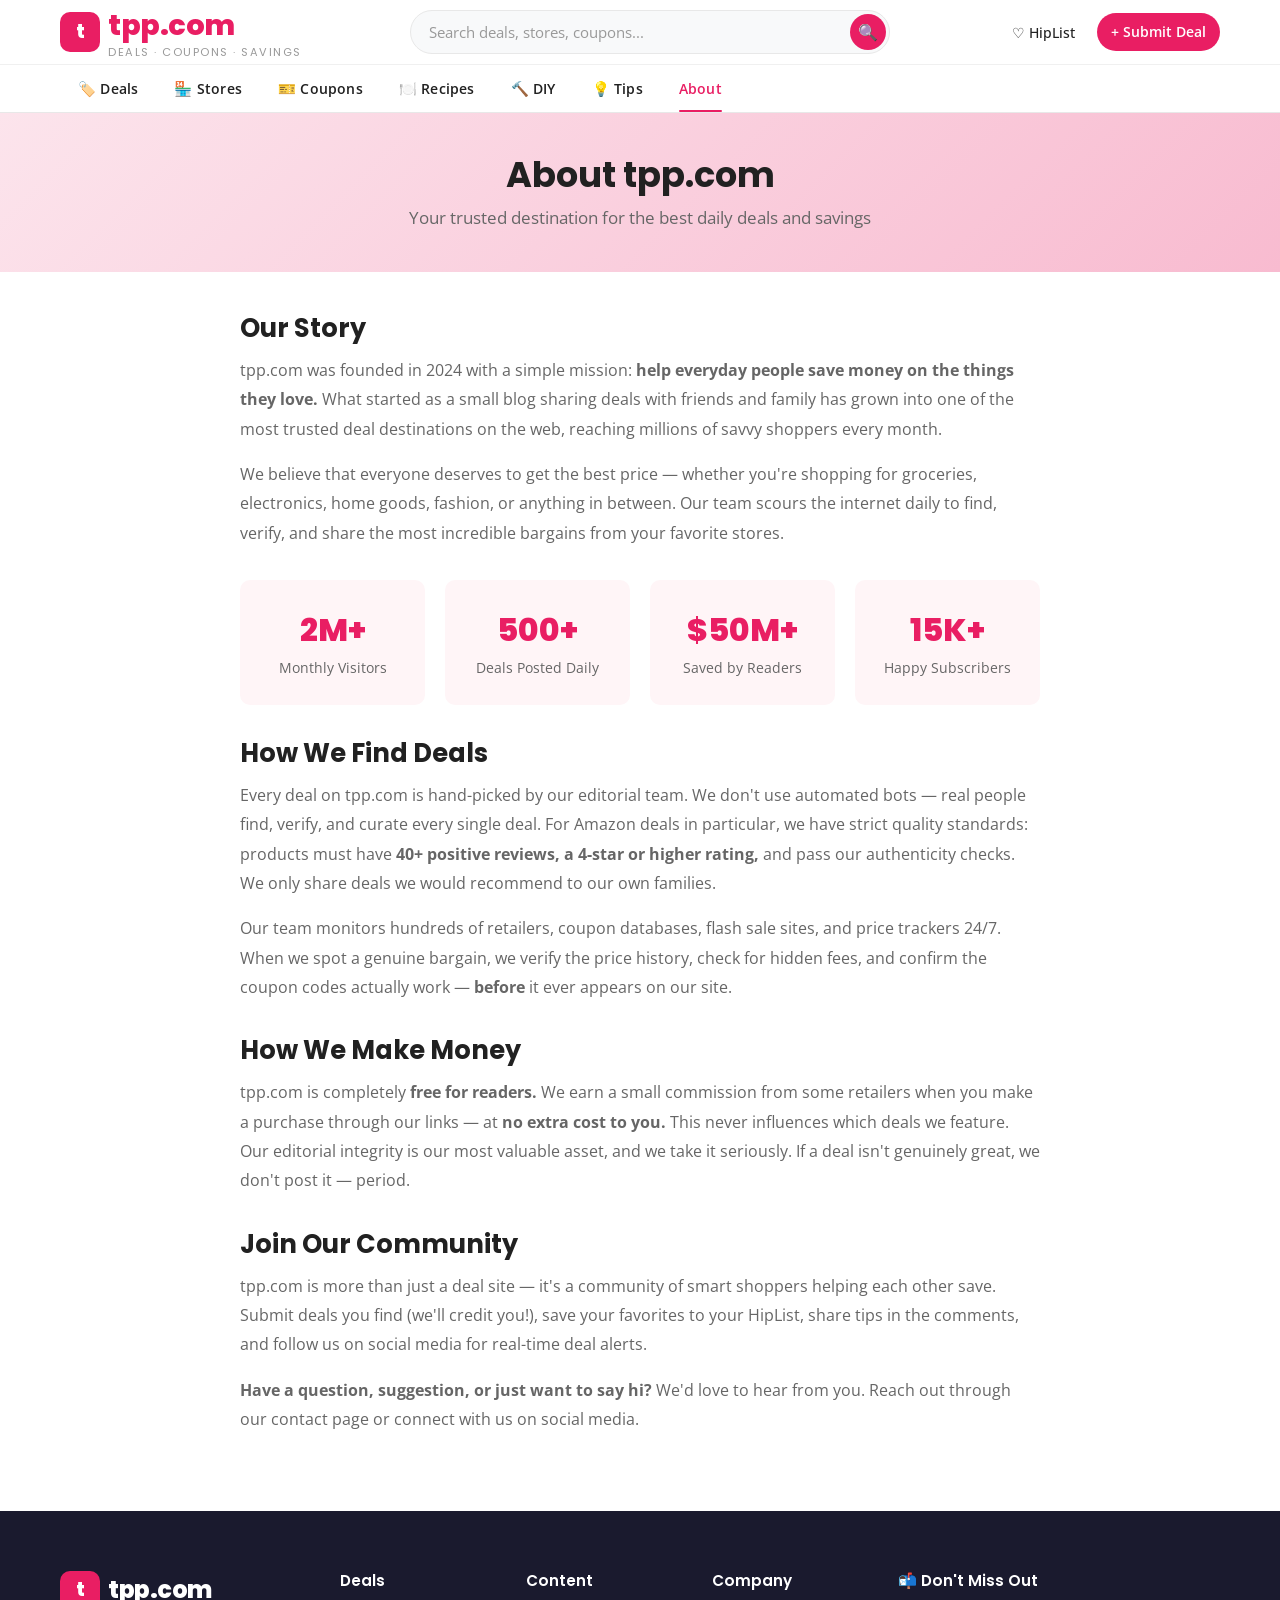
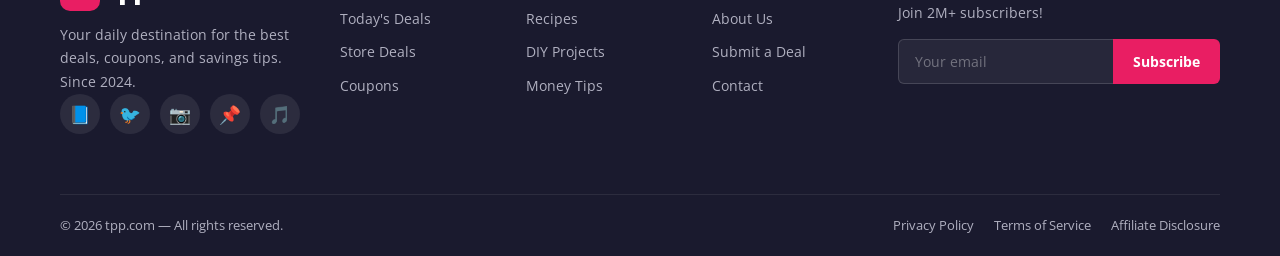
<file: about.html>
<!DOCTYPE html>
<html lang="en">
<head>
  <meta charset="UTF-8">
  <meta name="viewport" content="width=device-width, initial-scale=1.0">
  <meta name="description" content="About tpp.com — your trusted source for daily deals, coupons, and savings tips. Meet the team and learn our story.">
  <title>About Us — tpp.com</title>
  <link rel="stylesheet" href="css/style.css">
  <link rel="icon" href="data:image/svg+xml,<svg xmlns='http://www.w3.org/2000/svg' viewBox='0 0 100 100'><text y='.9em' font-size='90'>🏷️</text></svg>">
</head>
<body>

  <header class="site-header">
    <div class="container header-top">
      <div class="logo"><a href="index.html"><span class="logo-icon">t</span><div><div>tpp.com</div><div class="logo-tagline">Deals · Coupons · Savings</div></div></a></div>
      <div class="header-search"><input type="text" placeholder="Search deals, stores, coupons..."><button aria-label="Search">🔍</button></div>
      <div class="header-actions"><button class="btn-icon">♡ HipList</button><a href="submit.html" class="btn-icon btn-submit">+ Submit Deal</a></div>
      <button class="mobile-menu-toggle" aria-label="Menu"><span></span><span></span><span></span></button>
    </div>
    <nav class="main-nav">
      <div class="container">
        <a href="index.html" class="nav-link">🏷️ Deals</a><a href="stores.html" class="nav-link">🏪 Stores</a><a href="coupons.html" class="nav-link">🎫 Coupons</a><a href="recipes.html" class="nav-link">🍽️ Recipes</a><a href="diy.html" class="nav-link">🔨 DIY</a><a href="tips.html" class="nav-link">💡 Tips</a><a href="about.html" class="nav-link active">About</a>
      </div>
    </nav>
  </header>

  <div class="mobile-menu">
    <a href="index.html" class="nav-link">🏷️ Deals</a><a href="stores.html" class="nav-link">🏪 Stores</a><a href="coupons.html" class="nav-link">🎫 Coupons</a><a href="recipes.html" class="nav-link">🍽️ Recipes</a><a href="diy.html" class="nav-link">🔨 DIY</a><a href="tips.html" class="nav-link">💡 Tips</a><a href="about.html" class="nav-link">About</a><a href="submit.html" class="nav-link btn-submit" style="text-align:center;margin-top:12px;border-radius:8px;">+ Submit Deal</a>
  </div>

  <section class="page-hero">
    <div class="container"><h1>About tpp.com</h1><p>Your trusted destination for the best daily deals and savings</p></div>
  </section>

  <main>
    <div class="about-section">
      <h2>Our Story</h2>
      <p>tpp.com was founded in 2024 with a simple mission: <strong>help everyday people save money on the things they love.</strong> What started as a small blog sharing deals with friends and family has grown into one of the most trusted deal destinations on the web, reaching millions of savvy shoppers every month.</p>
      <p>We believe that everyone deserves to get the best price — whether you're shopping for groceries, electronics, home goods, fashion, or anything in between. Our team scours the internet daily to find, verify, and share the most incredible bargains from your favorite stores.</p>

      <div class="stats-row">
        <div class="stat-item"><span class="stat-number">2M+</span><span class="stat-label">Monthly Visitors</span></div>
        <div class="stat-item"><span class="stat-number">500+</span><span class="stat-label">Deals Posted Daily</span></div>
        <div class="stat-item"><span class="stat-number">$50M+</span><span class="stat-label">Saved by Readers</span></div>
        <div class="stat-item"><span class="stat-number">15K+</span><span class="stat-label">Happy Subscribers</span></div>
      </div>

      <h2>How We Find Deals</h2>
      <p>Every deal on tpp.com is hand-picked by our editorial team. We don't use automated bots — real people find, verify, and curate every single deal. For Amazon deals in particular, we have strict quality standards: products must have <strong>40+ positive reviews, a 4-star or higher rating,</strong> and pass our authenticity checks. We only share deals we would recommend to our own families.</p>
      <p>Our team monitors hundreds of retailers, coupon databases, flash sale sites, and price trackers 24/7. When we spot a genuine bargain, we verify the price history, check for hidden fees, and confirm the coupon codes actually work — <strong>before</strong> it ever appears on our site.</p>

      <h2>How We Make Money</h2>
      <p>tpp.com is completely <strong>free for readers.</strong> We earn a small commission from some retailers when you make a purchase through our links — at <strong>no extra cost to you.</strong> This never influences which deals we feature. Our editorial integrity is our most valuable asset, and we take it seriously. If a deal isn't genuinely great, we don't post it — period.</p>

      <h2>Join Our Community</h2>
      <p>tpp.com is more than just a deal site — it's a community of smart shoppers helping each other save. Submit deals you find (we'll credit you!), save your favorites to your HipList, share tips in the comments, and follow us on social media for real-time deal alerts.</p>
      <p><strong>Have a question, suggestion, or just want to say hi?</strong> We'd love to hear from you. Reach out through our contact page or connect with us on social media.</p>
    </div>
  </main>

  <footer class="site-footer">
    <div class="container">
      <div class="footer-grid">
        <div class="footer-brand"><div class="logo"><a href="index.html"><span class="logo-icon">t</span><span>tpp.com</span></a></div><p>Your daily destination for the best deals, coupons, and savings tips. Since 2024.</p><div class="social-icons"><a href="#" aria-label="Facebook">📘</a><a href="#" aria-label="Twitter">🐦</a><a href="#" aria-label="Instagram">📷</a><a href="#" aria-label="Pinterest">📌</a><a href="#" aria-label="TikTok">🎵</a></div></div>
        <div class="footer-links"><h4>Deals</h4><ul><li><a href="index.html">Today's Deals</a></li><li><a href="stores.html">Store Deals</a></li><li><a href="coupons.html">Coupons</a></li></ul></div>
        <div class="footer-links"><h4>Content</h4><ul><li><a href="recipes.html">Recipes</a></li><li><a href="diy.html">DIY Projects</a></li><li><a href="tips.html">Money Tips</a></li></ul></div>
        <div class="footer-links"><h4>Company</h4><ul><li><a href="about.html">About Us</a></li><li><a href="submit.html">Submit a Deal</a></li><li><a href="#">Contact</a></li></ul></div>
        <div class="footer-newsletter"><h4>📬 Don't Miss Out</h4><p>Join 2M+ subscribers!</p><form class="footer-newsletter-form"><input type="email" placeholder="Your email" required><button type="submit">Subscribe</button></form></div>
      </div>
      <div class="footer-bottom"><span>© 2026 tpp.com — All rights reserved.</span><div class="footer-bottom-links"><a href="#">Privacy Policy</a><a href="#">Terms of Service</a><a href="#">Affiliate Disclosure</a></div></div>
    </div>
  </footer>

  <button class="back-to-top" aria-label="Back to top">↑</button>
  <script src="js/main.js"></script>
</body>
</html>
</file>
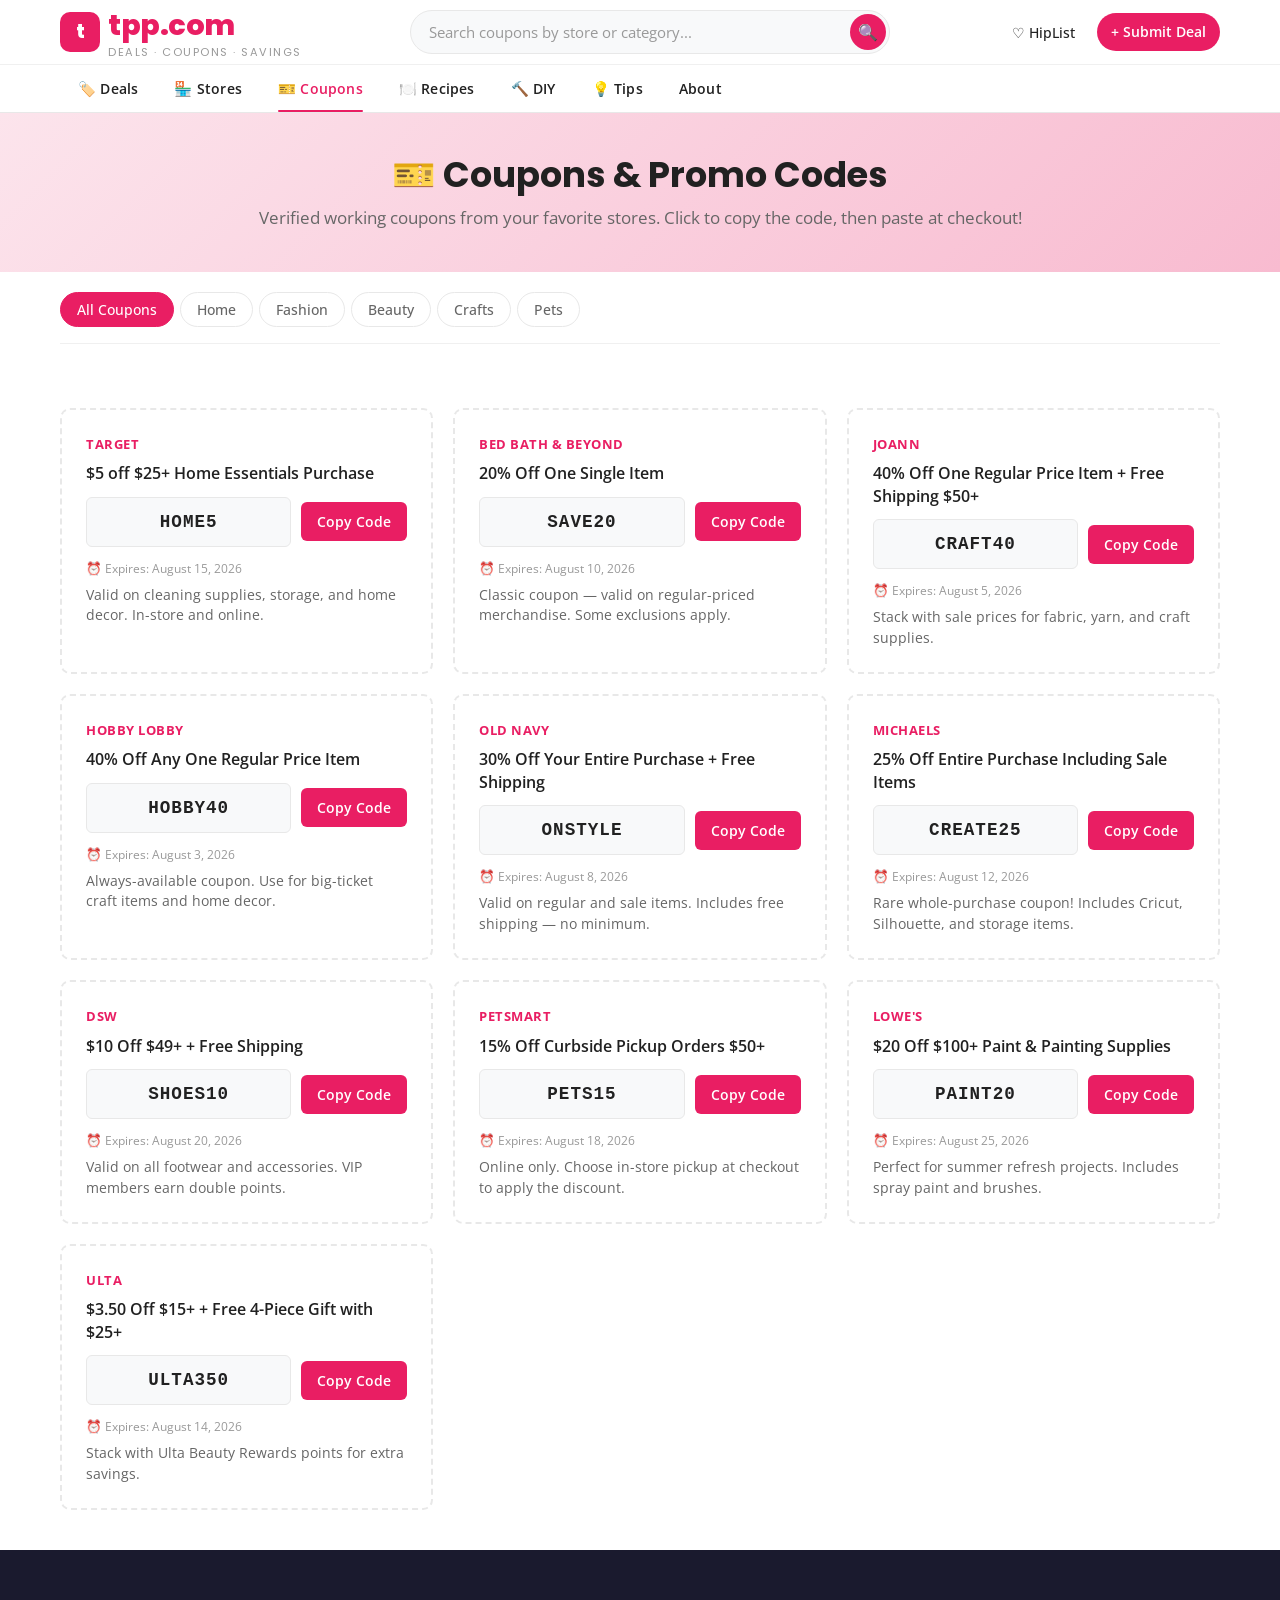
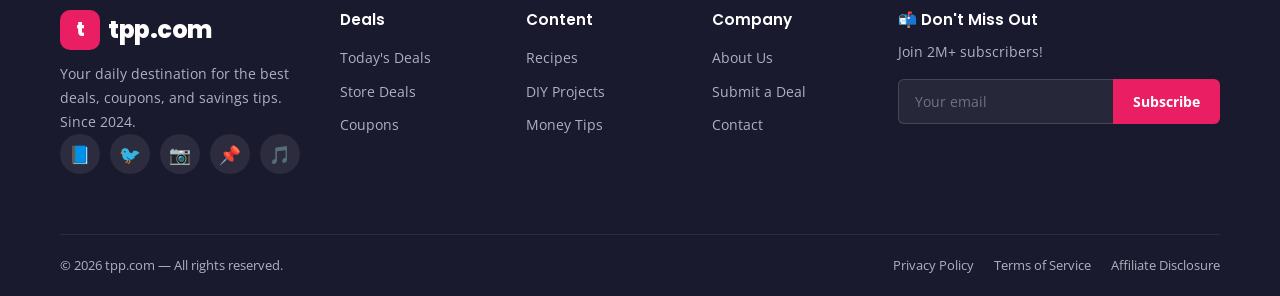
<file: coupons.html>
<!DOCTYPE html>
<html lang="en">
<head>
  <meta charset="UTF-8">
  <meta name="viewport" content="width=device-width, initial-scale=1.0">
  <meta name="description" content="Printable coupons, promo codes, and discount codes from your favorite stores. Save money with verified working coupons.">
  <title>Coupons — tpp.com</title>
  <link rel="stylesheet" href="css/style.css">
  <link rel="icon" href="data:image/svg+xml,<svg xmlns='http://www.w3.org/2000/svg' viewBox='0 0 100 100'><text y='.9em' font-size='90'>🏷️</text></svg>">
</head>
<body>

  <header class="site-header">
    <div class="container header-top">
      <div class="logo">
        <a href="index.html">
          <span class="logo-icon">t</span>
          <div>
            <div>tpp.com</div>
            <div class="logo-tagline">Deals · Coupons · Savings</div>
          </div>
        </a>
      </div>
      <div class="header-search">
        <input type="text" placeholder="Search coupons by store or category...">
        <button aria-label="Search">🔍</button>
      </div>
      <div class="header-actions">
        <button class="btn-icon">♡ HipList</button>
        <a href="submit.html" class="btn-icon btn-submit">+ Submit Deal</a>
      </div>
      <button class="mobile-menu-toggle" aria-label="Menu">
        <span></span><span></span><span></span>
      </button>
    </div>
    <nav class="main-nav">
      <div class="container">
        <a href="index.html" class="nav-link">🏷️ Deals</a>
        <a href="stores.html" class="nav-link">🏪 Stores</a>
        <a href="coupons.html" class="nav-link active">🎫 Coupons</a>
        <a href="recipes.html" class="nav-link">🍽️ Recipes</a>
        <a href="diy.html" class="nav-link">🔨 DIY</a>
        <a href="tips.html" class="nav-link">💡 Tips</a>
        <a href="about.html" class="nav-link">About</a>
      </div>
    </nav>
  </header>

  <div class="mobile-menu">
    <a href="index.html" class="nav-link">🏷️ Deals</a>
    <a href="stores.html" class="nav-link">🏪 Stores</a>
    <a href="coupons.html" class="nav-link">🎫 Coupons</a>
    <a href="recipes.html" class="nav-link">🍽️ Recipes</a>
    <a href="diy.html" class="nav-link">🔨 DIY</a>
    <a href="tips.html" class="nav-link">💡 Tips</a>
    <a href="about.html" class="nav-link">About</a>
    <a href="submit.html" class="nav-link btn-submit" style="text-align:center;margin-top:12px;border-radius:8px;">+ Submit Deal</a>
  </div>

  <section class="page-hero">
    <div class="container">
      <h1>🎫 Coupons & Promo Codes</h1>
      <p>Verified working coupons from your favorite stores. Click to copy the code, then paste at checkout!</p>
    </div>
  </section>

  <main>
    <div class="container">
      <div class="toolbar" style="margin-top:20px;">
        <div class="category-filters">
          <button class="cat-filter active" data-category="all">All Coupons</button>
          <button class="cat-filter">Home</button>
          <button class="cat-filter">Fashion</button>
          <button class="cat-filter">Beauty</button>
          <button class="cat-filter">Crafts</button>
          <button class="cat-filter">Pets</button>
        </div>
      </div>

      <div class="coupons-grid">
        <div class="coupon-card">
          <div class="coupon-store">Target</div>
          <div class="coupon-title">$5 off $25+ Home Essentials Purchase</div>
          <div class="coupon-code-row">
            <span class="coupon-code">HOME5</span>
            <button class="btn-copy">Copy Code</button>
          </div>
          <div class="coupon-expires">⏰ Expires: August 15, 2026</div>
          <p class="coupon-desc">Valid on cleaning supplies, storage, and home decor. In-store and online.</p>
        </div>

        <div class="coupon-card">
          <div class="coupon-store">Bed Bath & Beyond</div>
          <div class="coupon-title">20% Off One Single Item</div>
          <div class="coupon-code-row">
            <span class="coupon-code">SAVE20</span>
            <button class="btn-copy">Copy Code</button>
          </div>
          <div class="coupon-expires">⏰ Expires: August 10, 2026</div>
          <p class="coupon-desc">Classic coupon — valid on regular-priced merchandise. Some exclusions apply.</p>
        </div>

        <div class="coupon-card">
          <div class="coupon-store">JOANN</div>
          <div class="coupon-title">40% Off One Regular Price Item + Free Shipping $50+</div>
          <div class="coupon-code-row">
            <span class="coupon-code">CRAFT40</span>
            <button class="btn-copy">Copy Code</button>
          </div>
          <div class="coupon-expires">⏰ Expires: August 5, 2026</div>
          <p class="coupon-desc">Stack with sale prices for fabric, yarn, and craft supplies.</p>
        </div>

        <div class="coupon-card">
          <div class="coupon-store">Hobby Lobby</div>
          <div class="coupon-title">40% Off Any One Regular Price Item</div>
          <div class="coupon-code-row">
            <span class="coupon-code">HOBBY40</span>
            <button class="btn-copy">Copy Code</button>
          </div>
          <div class="coupon-expires">⏰ Expires: August 3, 2026</div>
          <p class="coupon-desc">Always-available coupon. Use for big-ticket craft items and home decor.</p>
        </div>

        <div class="coupon-card">
          <div class="coupon-store">Old Navy</div>
          <div class="coupon-title">30% Off Your Entire Purchase + Free Shipping</div>
          <div class="coupon-code-row">
            <span class="coupon-code">ONSTYLE</span>
            <button class="btn-copy">Copy Code</button>
          </div>
          <div class="coupon-expires">⏰ Expires: August 8, 2026</div>
          <p class="coupon-desc">Valid on regular and sale items. Includes free shipping — no minimum.</p>
        </div>

        <div class="coupon-card">
          <div class="coupon-store">Michaels</div>
          <div class="coupon-title">25% Off Entire Purchase Including Sale Items</div>
          <div class="coupon-code-row">
            <span class="coupon-code">CREATE25</span>
            <button class="btn-copy">Copy Code</button>
          </div>
          <div class="coupon-expires">⏰ Expires: August 12, 2026</div>
          <p class="coupon-desc">Rare whole-purchase coupon! Includes Cricut, Silhouette, and storage items.</p>
        </div>

        <div class="coupon-card">
          <div class="coupon-store">DSW</div>
          <div class="coupon-title">$10 Off $49+ + Free Shipping</div>
          <div class="coupon-code-row">
            <span class="coupon-code">SHOES10</span>
            <button class="btn-copy">Copy Code</button>
          </div>
          <div class="coupon-expires">⏰ Expires: August 20, 2026</div>
          <p class="coupon-desc">Valid on all footwear and accessories. VIP members earn double points.</p>
        </div>

        <div class="coupon-card">
          <div class="coupon-store">PetSmart</div>
          <div class="coupon-title">15% Off Curbside Pickup Orders $50+</div>
          <div class="coupon-code-row">
            <span class="coupon-code">PETS15</span>
            <button class="btn-copy">Copy Code</button>
          </div>
          <div class="coupon-expires">⏰ Expires: August 18, 2026</div>
          <p class="coupon-desc">Online only. Choose in-store pickup at checkout to apply the discount.</p>
        </div>

        <div class="coupon-card">
          <div class="coupon-store">Lowe's</div>
          <div class="coupon-title">$20 Off $100+ Paint & Painting Supplies</div>
          <div class="coupon-code-row">
            <span class="coupon-code">PAINT20</span>
            <button class="btn-copy">Copy Code</button>
          </div>
          <div class="coupon-expires">⏰ Expires: August 25, 2026</div>
          <p class="coupon-desc">Perfect for summer refresh projects. Includes spray paint and brushes.</p>
        </div>

        <div class="coupon-card">
          <div class="coupon-store">Ulta</div>
          <div class="coupon-title">$3.50 Off $15+ + Free 4-Piece Gift with $25+</div>
          <div class="coupon-code-row">
            <span class="coupon-code">ULTA350</span>
            <button class="btn-copy">Copy Code</button>
          </div>
          <div class="coupon-expires">⏰ Expires: August 14, 2026</div>
          <p class="coupon-desc">Stack with Ulta Beauty Rewards points for extra savings.</p>
        </div>
      </div>
    </div>
  </main>

  <footer class="site-footer">
    <div class="container">
      <div class="footer-grid">
        <div class="footer-brand">
          <div class="logo"><a href="index.html"><span class="logo-icon">t</span><span>tpp.com</span></a></div>
          <p>Your daily destination for the best deals, coupons, and savings tips. Since 2024.</p>
          <div class="social-icons">
            <a href="#" aria-label="Facebook">📘</a><a href="#" aria-label="Twitter">🐦</a><a href="#" aria-label="Instagram">📷</a><a href="#" aria-label="Pinterest">📌</a><a href="#" aria-label="TikTok">🎵</a>
          </div>
        </div>
        <div class="footer-links"><h4>Deals</h4><ul><li><a href="index.html">Today's Deals</a></li><li><a href="stores.html">Store Deals</a></li><li><a href="coupons.html">Coupons</a></li></ul></div>
        <div class="footer-links"><h4>Content</h4><ul><li><a href="recipes.html">Recipes</a></li><li><a href="diy.html">DIY Projects</a></li><li><a href="tips.html">Money Tips</a></li></ul></div>
        <div class="footer-links"><h4>Company</h4><ul><li><a href="about.html">About Us</a></li><li><a href="submit.html">Submit a Deal</a></li><li><a href="#">Contact</a></li></ul></div>
        <div class="footer-newsletter"><h4>📬 Don't Miss Out</h4><p>Join 2M+ subscribers!</p><form class="footer-newsletter-form"><input type="email" placeholder="Your email" required><button type="submit">Subscribe</button></form></div>
      </div>
      <div class="footer-bottom"><span>© 2026 tpp.com — All rights reserved.</span><div class="footer-bottom-links"><a href="#">Privacy Policy</a><a href="#">Terms of Service</a><a href="#">Affiliate Disclosure</a></div></div>
    </div>
  </footer>

  <button class="back-to-top" aria-label="Back to top">↑</button>
  <script src="js/main.js"></script>
</body>
</html>
</file>
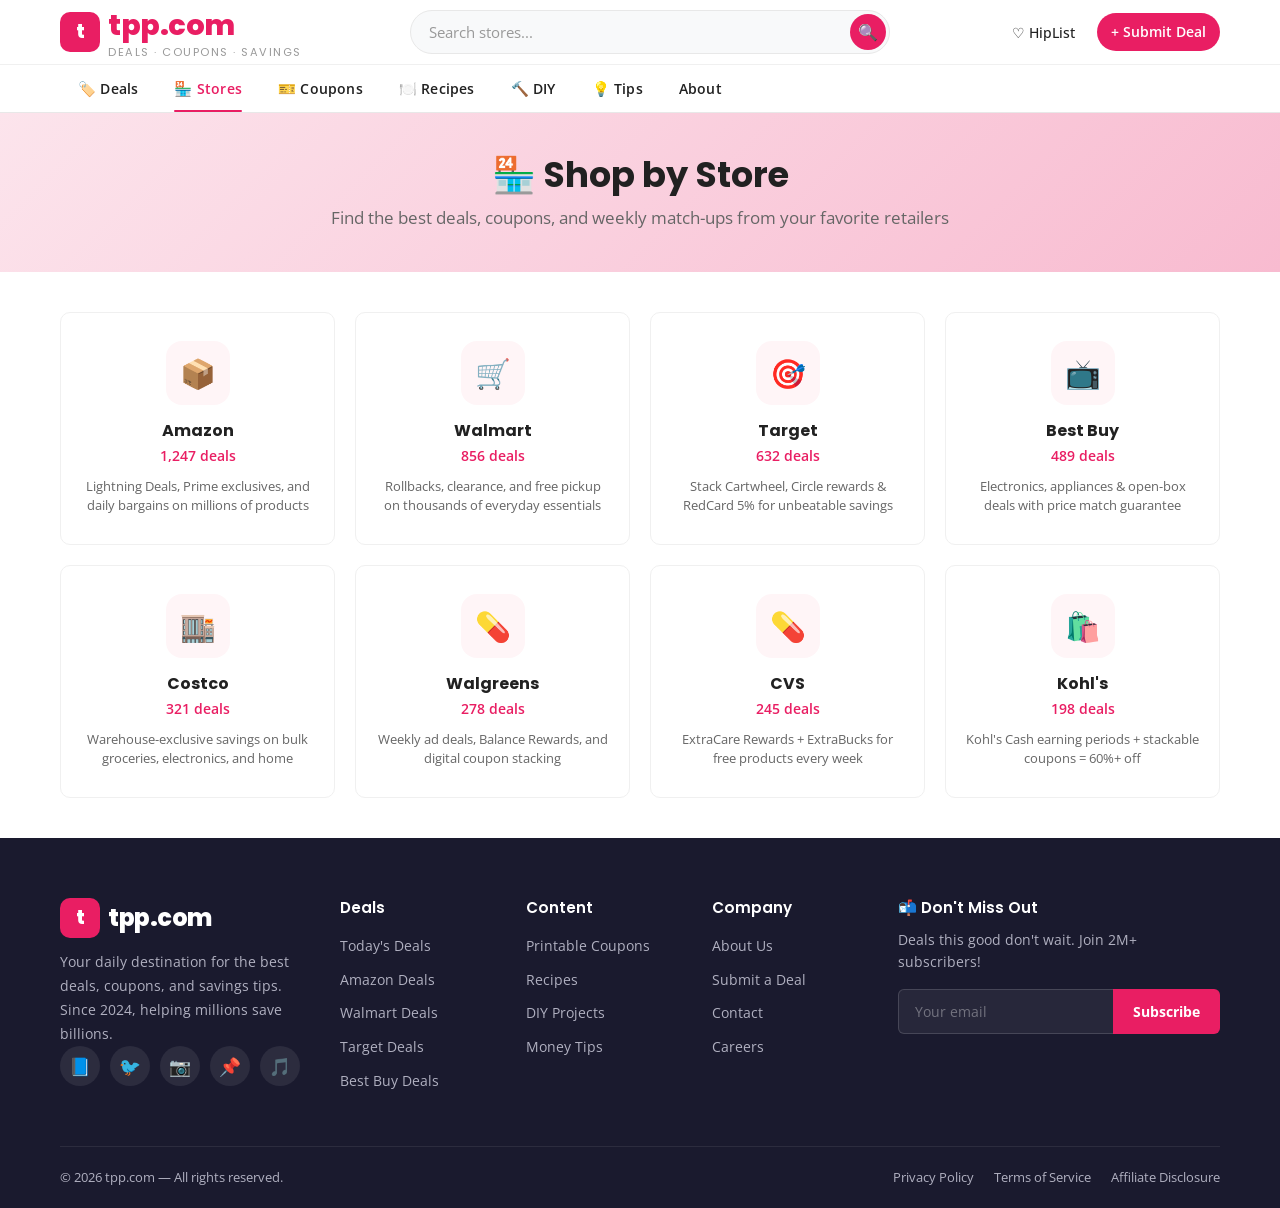
<file: stores.html>
<!DOCTYPE html>
<html lang="en">
<head>
  <meta charset="UTF-8">
  <meta name="viewport" content="width=device-width, initial-scale=1.0">
  <meta name="description" content="Browse deals by store — Amazon, Walmart, Target, Best Buy, Costco and more. Find store-specific coupons and weekly ad match-ups.">
  <title>Stores — tpp.com</title>
  <link rel="stylesheet" href="css/style.css">
  <link rel="icon" href="data:image/svg+xml,<svg xmlns='http://www.w3.org/2000/svg' viewBox='0 0 100 100'><text y='.9em' font-size='90'>🏷️</text></svg>">
</head>
<body>

  <header class="site-header">
    <div class="container header-top">
      <div class="logo">
        <a href="index.html">
          <span class="logo-icon">t</span>
          <div>
            <div>tpp.com</div>
            <div class="logo-tagline">Deals · Coupons · Savings</div>
          </div>
        </a>
      </div>
      <div class="header-search">
        <input type="text" placeholder="Search stores...">
        <button aria-label="Search">🔍</button>
      </div>
      <div class="header-actions">
        <button class="btn-icon">♡ HipList</button>
        <a href="submit.html" class="btn-icon btn-submit">+ Submit Deal</a>
      </div>
      <button class="mobile-menu-toggle" aria-label="Menu">
        <span></span><span></span><span></span>
      </button>
    </div>
    <nav class="main-nav">
      <div class="container">
        <a href="index.html" class="nav-link">🏷️ Deals</a>
        <a href="stores.html" class="nav-link active">🏪 Stores</a>
        <a href="coupons.html" class="nav-link">🎫 Coupons</a>
        <a href="recipes.html" class="nav-link">🍽️ Recipes</a>
        <a href="diy.html" class="nav-link">🔨 DIY</a>
        <a href="tips.html" class="nav-link">💡 Tips</a>
        <a href="about.html" class="nav-link">About</a>
      </div>
    </nav>
  </header>

  <div class="mobile-menu">
    <a href="index.html" class="nav-link">🏷️ Deals</a>
    <a href="stores.html" class="nav-link">🏪 Stores</a>
    <a href="coupons.html" class="nav-link">🎫 Coupons</a>
    <a href="recipes.html" class="nav-link">🍽️ Recipes</a>
    <a href="diy.html" class="nav-link">🔨 DIY</a>
    <a href="tips.html" class="nav-link">💡 Tips</a>
    <a href="about.html" class="nav-link">About</a>
    <a href="submit.html" class="nav-link btn-submit" style="text-align:center;margin-top:12px;border-radius:8px;">+ Submit Deal</a>
  </div>

  <section class="page-hero">
    <div class="container">
      <h1>🏪 Shop by Store</h1>
      <p>Find the best deals, coupons, and weekly match-ups from your favorite retailers</p>
    </div>
  </section>

  <main>
    <div class="container">
      <div class="stores-grid">
        <a href="#" class="store-card">
          <div class="store-icon">📦</div>
          <h3>Amazon</h3>
          <div class="deal-count">1,247 deals</div>
          <p>Lightning Deals, Prime exclusives, and daily bargains on millions of products</p>
        </a>
        <a href="#" class="store-card">
          <div class="store-icon">🛒</div>
          <h3>Walmart</h3>
          <div class="deal-count">856 deals</div>
          <p>Rollbacks, clearance, and free pickup on thousands of everyday essentials</p>
        </a>
        <a href="#" class="store-card">
          <div class="store-icon">🎯</div>
          <h3>Target</h3>
          <div class="deal-count">632 deals</div>
          <p>Stack Cartwheel, Circle rewards & RedCard 5% for unbeatable savings</p>
        </a>
        <a href="#" class="store-card">
          <div class="store-icon">📺</div>
          <h3>Best Buy</h3>
          <div class="deal-count">489 deals</div>
          <p>Electronics, appliances & open-box deals with price match guarantee</p>
        </a>
        <a href="#" class="store-card">
          <div class="store-icon">🏬</div>
          <h3>Costco</h3>
          <div class="deal-count">321 deals</div>
          <p>Warehouse-exclusive savings on bulk groceries, electronics, and home</p>
        </a>
        <a href="#" class="store-card">
          <div class="store-icon">💊</div>
          <h3>Walgreens</h3>
          <div class="deal-count">278 deals</div>
          <p>Weekly ad deals, Balance Rewards, and digital coupon stacking</p>
        </a>
        <a href="#" class="store-card">
          <div class="store-icon">💊</div>
          <h3>CVS</h3>
          <div class="deal-count">245 deals</div>
          <p>ExtraCare Rewards + ExtraBucks for free products every week</p>
        </a>
        <a href="#" class="store-card">
          <div class="store-icon">🛍️</div>
          <h3>Kohl's</h3>
          <div class="deal-count">198 deals</div>
          <p>Kohl's Cash earning periods + stackable coupons = 60%+ off</p>
        </a>
      </div>
    </div>
  </main>

  <footer class="site-footer">
    <div class="container">
      <div class="footer-grid">
        <div class="footer-brand">
          <div class="logo">
            <a href="index.html"><span class="logo-icon">t</span><span>tpp.com</span></a>
          </div>
          <p>Your daily destination for the best deals, coupons, and savings tips. Since 2024, helping millions save billions.</p>
          <div class="social-icons">
            <a href="#" aria-label="Facebook">📘</a>
            <a href="#" aria-label="Twitter">🐦</a>
            <a href="#" aria-label="Instagram">📷</a>
            <a href="#" aria-label="Pinterest">📌</a>
            <a href="#" aria-label="TikTok">🎵</a>
          </div>
        </div>
        <div class="footer-links">
          <h4>Deals</h4>
          <ul>
            <li><a href="index.html">Today's Deals</a></li>
            <li><a href="stores.html">Amazon Deals</a></li>
            <li><a href="stores.html">Walmart Deals</a></li>
            <li><a href="stores.html">Target Deals</a></li>
            <li><a href="stores.html">Best Buy Deals</a></li>
          </ul>
        </div>
        <div class="footer-links">
          <h4>Content</h4>
          <ul>
            <li><a href="coupons.html">Printable Coupons</a></li>
            <li><a href="recipes.html">Recipes</a></li>
            <li><a href="diy.html">DIY Projects</a></li>
            <li><a href="tips.html">Money Tips</a></li>
          </ul>
        </div>
        <div class="footer-links">
          <h4>Company</h4>
          <ul>
            <li><a href="about.html">About Us</a></li>
            <li><a href="submit.html">Submit a Deal</a></li>
            <li><a href="#">Contact</a></li>
            <li><a href="#">Careers</a></li>
          </ul>
        </div>
        <div class="footer-newsletter">
          <h4>📬 Don't Miss Out</h4>
          <p>Deals this good don't wait. Join 2M+ subscribers!</p>
          <form class="footer-newsletter-form">
            <input type="email" placeholder="Your email" required>
            <button type="submit">Subscribe</button>
          </form>
        </div>
      </div>
      <div class="footer-bottom">
        <span>© 2026 tpp.com — All rights reserved.</span>
        <div class="footer-bottom-links">
          <a href="#">Privacy Policy</a>
          <a href="#">Terms of Service</a>
          <a href="#">Affiliate Disclosure</a>
        </div>
      </div>
    </div>
  </footer>

  <button class="back-to-top" aria-label="Back to top">↑</button>

  <script src="js/main.js"></script>
</body>
</html>
</file>
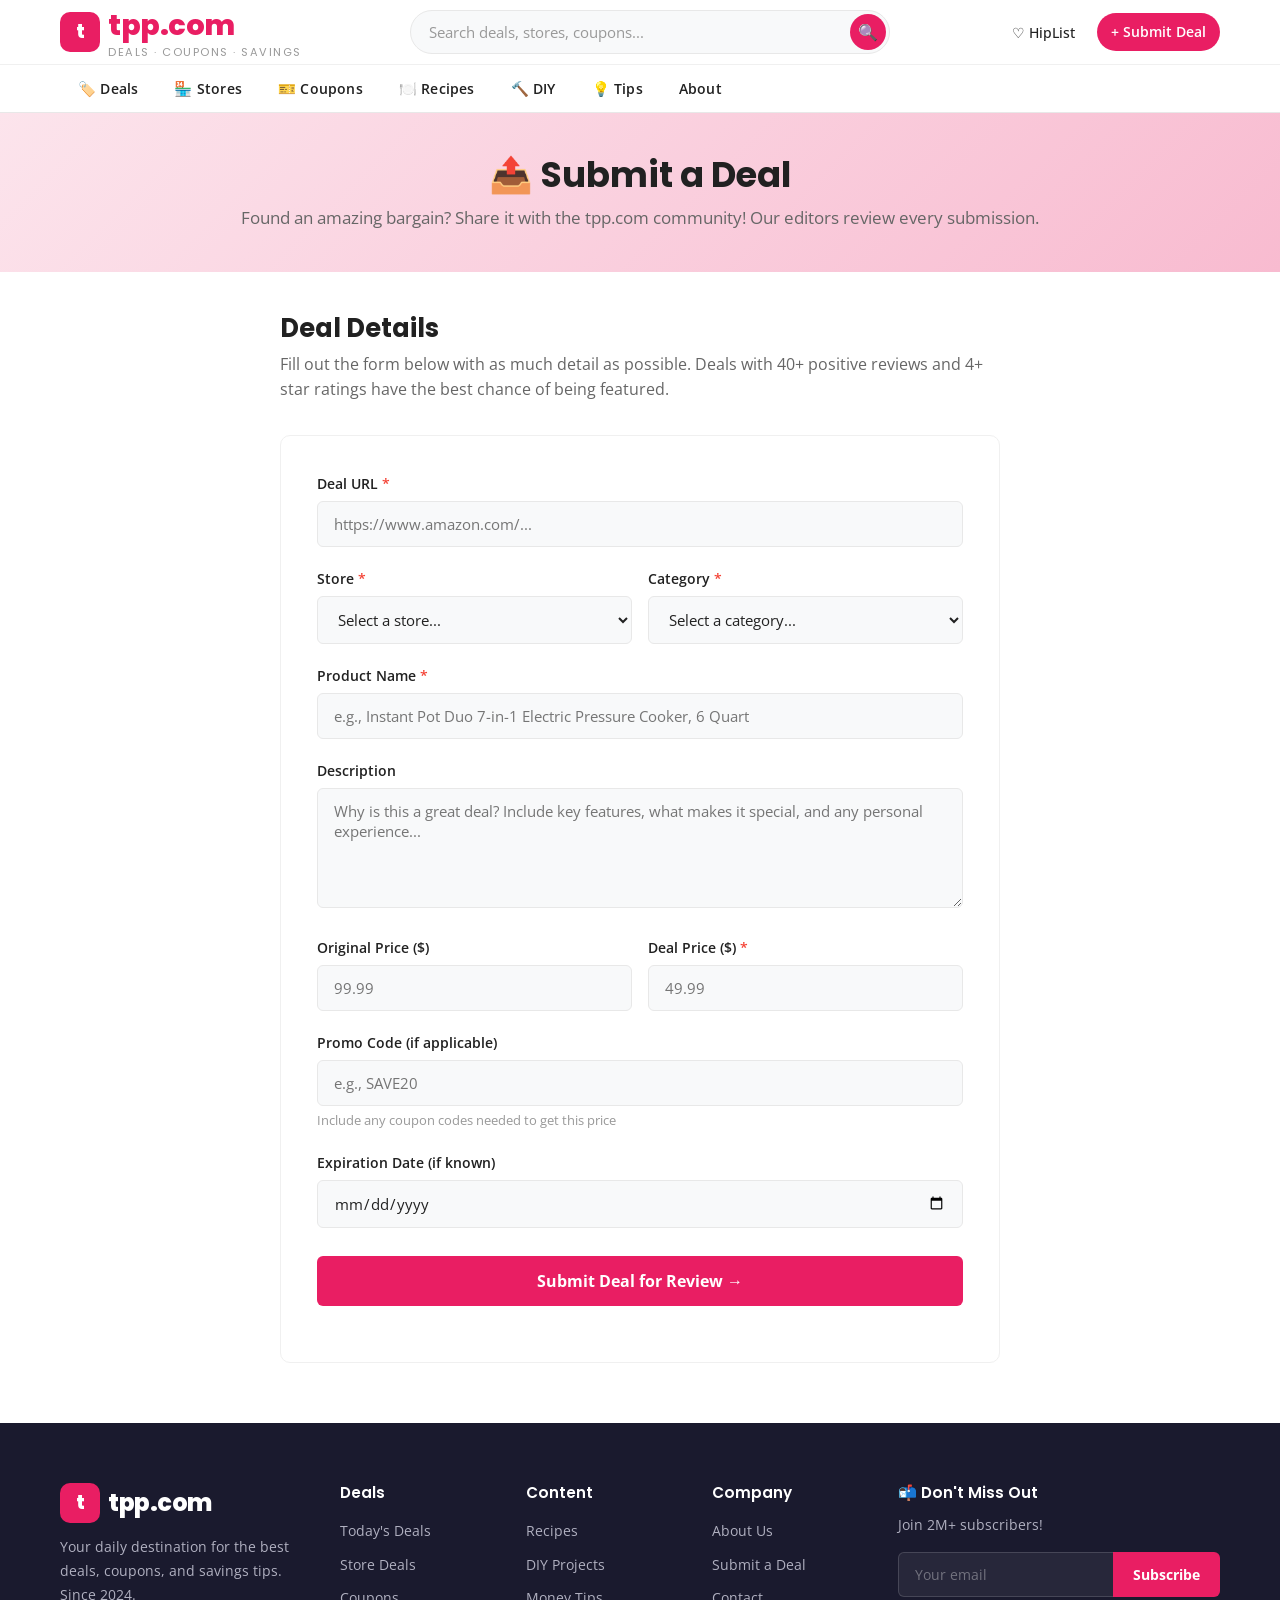
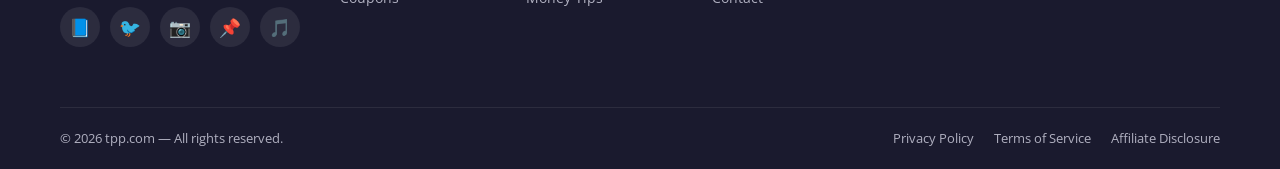
<file: submit.html>
<!DOCTYPE html>
<html lang="en">
<head>
  <meta charset="UTF-8">
  <meta name="viewport" content="width=device-width, initial-scale=1.0">
  <meta name="description" content="Submit a deal to tpp.com! Share great bargains you've found with our community of savvy shoppers.">
  <title>Submit a Deal — tpp.com</title>
  <link rel="stylesheet" href="css/style.css">
  <link rel="icon" href="data:image/svg+xml,<svg xmlns='http://www.w3.org/2000/svg' viewBox='0 0 100 100'><text y='.9em' font-size='90'>🏷️</text></svg>">
</head>
<body>

  <header class="site-header">
    <div class="container header-top">
      <div class="logo"><a href="index.html"><span class="logo-icon">t</span><div><div>tpp.com</div><div class="logo-tagline">Deals · Coupons · Savings</div></div></a></div>
      <div class="header-search"><input type="text" placeholder="Search deals, stores, coupons..."><button aria-label="Search">🔍</button></div>
      <div class="header-actions"><button class="btn-icon">♡ HipList</button><a href="submit.html" class="btn-icon btn-submit">+ Submit Deal</a></div>
      <button class="mobile-menu-toggle" aria-label="Menu"><span></span><span></span><span></span></button>
    </div>
    <nav class="main-nav">
      <div class="container">
        <a href="index.html" class="nav-link">🏷️ Deals</a><a href="stores.html" class="nav-link">🏪 Stores</a><a href="coupons.html" class="nav-link">🎫 Coupons</a><a href="recipes.html" class="nav-link">🍽️ Recipes</a><a href="diy.html" class="nav-link">🔨 DIY</a><a href="tips.html" class="nav-link">💡 Tips</a><a href="about.html" class="nav-link">About</a>
      </div>
    </nav>
  </header>

  <div class="mobile-menu">
    <a href="index.html" class="nav-link">🏷️ Deals</a><a href="stores.html" class="nav-link">🏪 Stores</a><a href="coupons.html" class="nav-link">🎫 Coupons</a><a href="recipes.html" class="nav-link">🍽️ Recipes</a><a href="diy.html" class="nav-link">🔨 DIY</a><a href="tips.html" class="nav-link">💡 Tips</a><a href="about.html" class="nav-link">About</a><a href="submit.html" class="nav-link btn-submit" style="text-align:center;margin-top:12px;border-radius:8px;">+ Submit Deal</a>
  </div>

  <section class="page-hero">
    <div class="container"><h1>📤 Submit a Deal</h1><p>Found an amazing bargain? Share it with the tpp.com community! Our editors review every submission.</p></div>
  </section>

  <main>
    <div class="submit-section">
      <h2>Deal Details</h2>
      <p class="submit-intro">Fill out the form below with as much detail as possible. Deals with 40+ positive reviews and 4+ star ratings have the best chance of being featured.</p>

      <form class="submit-form">
        <div class="form-group">
          <label for="dealUrl">Deal URL <span class="required">*</span></label>
          <input type="url" id="dealUrl" placeholder="https://www.amazon.com/..." required>
        </div>

        <div class="form-row">
          <div class="form-group">
            <label for="store">Store <span class="required">*</span></label>
            <select id="store" required>
              <option value="">Select a store...</option>
              <option>Amazon</option><option>Walmart</option><option>Target</option><option>Best Buy</option><option>Costco</option><option>Kohl's</option><option>Walgreens</option><option>CVS</option><option>Other</option>
            </select>
          </div>
          <div class="form-group">
            <label for="category">Category <span class="required">*</span></label>
            <select id="category" required>
              <option value="">Select a category...</option>
              <option>Electronics</option><option>Kitchen & Dining</option><option>Home & Garden</option><option>Fashion</option><option>Beauty</option><option>Toys & Games</option><option>Baby & Kids</option><option>Pets</option><option>Food & Grocery</option><option>Other</option>
            </select>
          </div>
        </div>

        <div class="form-group">
          <label for="title">Product Name <span class="required">*</span></label>
          <input type="text" id="title" placeholder="e.g., Instant Pot Duo 7-in-1 Electric Pressure Cooker, 6 Quart" required>
        </div>

        <div class="form-group">
          <label for="description">Description</label>
          <textarea id="description" placeholder="Why is this a great deal? Include key features, what makes it special, and any personal experience..."></textarea>
        </div>

        <div class="form-row">
          <div class="form-group">
            <label for="originalPrice">Original Price ($)</label>
            <input type="number" id="originalPrice" placeholder="99.99" step="0.01" min="0">
          </div>
          <div class="form-group">
            <label for="dealPrice">Deal Price ($) <span class="required">*</span></label>
            <input type="number" id="dealPrice" placeholder="49.99" step="0.01" min="0" required>
          </div>
        </div>

        <div class="form-group">
          <label for="promoCode">Promo Code (if applicable)</label>
          <input type="text" id="promoCode" placeholder="e.g., SAVE20">
          <p class="form-note">Include any coupon codes needed to get this price</p>
        </div>

        <div class="form-group">
          <label for="expirationDate">Expiration Date (if known)</label>
          <input type="date" id="expirationDate">
        </div>

        <div class="form-group" style="margin-top:28px;">
          <button type="submit" class="btn-submit-deal">Submit Deal for Review →</button>
        </div>
      </form>

      <div class="form-success">
        <div class="icon">✅</div>
        <h3>Deal Submitted Successfully!</h3>
        <p>Thank you for sharing! Our editorial team will review your submission within 24-48 hours. If approved, your deal will appear on tpp.com with credit to you.</p>
      </div>
    </div>
  </main>

  <footer class="site-footer">
    <div class="container">
      <div class="footer-grid">
        <div class="footer-brand"><div class="logo"><a href="index.html"><span class="logo-icon">t</span><span>tpp.com</span></a></div><p>Your daily destination for the best deals, coupons, and savings tips. Since 2024.</p><div class="social-icons"><a href="#" aria-label="Facebook">📘</a><a href="#" aria-label="Twitter">🐦</a><a href="#" aria-label="Instagram">📷</a><a href="#" aria-label="Pinterest">📌</a><a href="#" aria-label="TikTok">🎵</a></div></div>
        <div class="footer-links"><h4>Deals</h4><ul><li><a href="index.html">Today's Deals</a></li><li><a href="stores.html">Store Deals</a></li><li><a href="coupons.html">Coupons</a></li></ul></div>
        <div class="footer-links"><h4>Content</h4><ul><li><a href="recipes.html">Recipes</a></li><li><a href="diy.html">DIY Projects</a></li><li><a href="tips.html">Money Tips</a></li></ul></div>
        <div class="footer-links"><h4>Company</h4><ul><li><a href="about.html">About Us</a></li><li><a href="submit.html">Submit a Deal</a></li><li><a href="#">Contact</a></li></ul></div>
        <div class="footer-newsletter"><h4>📬 Don't Miss Out</h4><p>Join 2M+ subscribers!</p><form class="footer-newsletter-form"><input type="email" placeholder="Your email" required><button type="submit">Subscribe</button></form></div>
      </div>
      <div class="footer-bottom"><span>© 2026 tpp.com — All rights reserved.</span><div class="footer-bottom-links"><a href="#">Privacy Policy</a><a href="#">Terms of Service</a><a href="#">Affiliate Disclosure</a></div></div>
    </div>
  </footer>

  <button class="back-to-top" aria-label="Back to top">↑</button>
  <script src="js/main.js"></script>
</body>
</html>
</file>
<file: css/style.css>
/* ============================================================
   tpp.com — Main Stylesheet
   Design: Clean deal/coupon blog (Hip2Save-inspired)
   ============================================================ */

/* --- Google Fonts --- */
@import url('https://fonts.googleapis.com/css2?family=Poppins:wght@400;500;600;700;800&family=Open+Sans:wght@300;400;500;600;700&display=swap');

/* --- CSS Variables --- */
:root {
  --primary: #E91E63;
  --primary-dark: #C2185B;
  --primary-light: #FCE4EC;
  --accent: #FF6F00;
  --accent-light: #FFF3E0;
  --bg: #FFFFFF;
  --bg-light: #FFF5F7;
  --bg-gray: #F8F9FA;
  --text: #212121;
  --text-light: #666666;
  --text-muted: #999999;
  --border: #E8E8E8;
  --border-light: #F0F0F0;
  --success: #4CAF50;
  --success-light: #E8F5E9;
  --danger: #F44336;
  --star: #FFB300;
  --white: #FFFFFF;
  --shadow-sm: 0 1px 3px rgba(0,0,0,0.08);
  --shadow-md: 0 4px 12px rgba(0,0,0,0.10);
  --shadow-lg: 0 8px 30px rgba(0,0,0,0.12);
  --shadow-xl: 0 12px 40px rgba(0,0,0,0.15);
  --radius-sm: 6px;
  --radius-md: 10px;
  --radius-lg: 16px;
  --radius-xl: 24px;
  --transition: 0.2s ease;
  --transition-slow: 0.35s ease;
  --max-width: 1200px;
  --header-height: 64px;
  --nav-height: 48px;
}

/* --- Reset & Base --- */
*, *::before, *::after {
  margin: 0;
  padding: 0;
  box-sizing: border-box;
}

html {
  scroll-behavior: smooth;
  font-size: 16px;
}

body {
  font-family: 'Open Sans', -apple-system, BlinkMacSystemFont, sans-serif;
  color: var(--text);
  background: var(--bg);
  line-height: 1.6;
  -webkit-font-smoothing: antialiased;
  overflow-x: hidden;
}

a {
  text-decoration: none;
  color: inherit;
  transition: color var(--transition);
}

img {
  max-width: 100%;
  display: block;
}

ul, ol {
  list-style: none;
}

input, button, textarea, select {
  font-family: inherit;
  font-size: inherit;
}

button {
  cursor: pointer;
  border: none;
  background: none;
}

.container {
  max-width: var(--max-width);
  margin: 0 auto;
  padding: 0 20px;
}

/* --- Typography --- */
h1, h2, h3, h4, h5, h6 {
  font-family: 'Poppins', -apple-system, sans-serif;
  font-weight: 700;
  line-height: 1.25;
}

h1 { font-size: 2rem; }
h2 { font-size: 1.6rem; }
h3 { font-size: 1.25rem; }
h4 { font-size: 1.1rem; }

.section-title {
  position: relative;
  font-size: 1.5rem;
  margin-bottom: 24px;
  padding-bottom: 12px;
  display: flex;
  align-items: center;
  gap: 10px;
}

.section-title::after {
  content: '';
  position: absolute;
  bottom: 0;
  left: 0;
  width: 50px;
  height: 3px;
  background: var(--primary);
  border-radius: 3px;
}

/* ============================================================
   HEADER
   ============================================================ */

.site-header {
  position: sticky;
  top: 0;
  z-index: 1000;
  background: var(--white);
  border-bottom: 1px solid var(--border);
  transition: box-shadow var(--transition);
}

.site-header.scrolled {
  box-shadow: var(--shadow-md);
}

/* Top Bar */
.header-top {
  display: flex;
  align-items: center;
  justify-content: space-between;
  height: var(--header-height);
  gap: 20px;
}

.logo {
  flex-shrink: 0;
}

.logo a {
  display: flex;
  align-items: center;
  gap: 8px;
  font-family: 'Poppins', sans-serif;
  font-size: 1.8rem;
  font-weight: 800;
  color: var(--primary);
  letter-spacing: -0.5px;
}

.logo-icon {
  width: 40px;
  height: 40px;
  background: var(--primary);
  color: var(--white);
  border-radius: var(--radius-md);
  display: flex;
  align-items: center;
  justify-content: center;
  font-size: 1.2rem;
  font-weight: 800;
}

.logo-tagline {
  font-size: 0.7rem;
  color: var(--text-muted);
  font-weight: 400;
  letter-spacing: 1.5px;
  text-transform: uppercase;
  margin-top: -4px;
}

/* Search Bar */
.header-search {
  flex: 1;
  max-width: 480px;
  position: relative;
}

.header-search input {
  width: 100%;
  height: 44px;
  padding: 0 48px 0 18px;
  border: 1px solid var(--border);
  border-radius: 22px;
  font-size: 0.95rem;
  color: var(--text);
  background: var(--bg-gray);
  transition: all var(--transition);
  outline: none;
}

.header-search input:focus {
  border-color: var(--primary);
  background: var(--white);
  box-shadow: 0 0 0 3px rgba(233,30,99,0.1);
}

.header-search input::placeholder {
  color: var(--text-muted);
}

.header-search button {
  position: absolute;
  right: 4px;
  top: 50%;
  transform: translateY(-50%);
  width: 36px;
  height: 36px;
  border-radius: 50%;
  background: var(--primary);
  color: var(--white);
  font-size: 1rem;
  display: flex;
  align-items: center;
  justify-content: center;
  transition: background var(--transition);
}

.header-search button:hover {
  background: var(--primary-dark);
}

/* Header Actions */
.header-actions {
  display: flex;
  align-items: center;
  gap: 8px;
  flex-shrink: 0;
}

.btn-icon {
  display: flex;
  align-items: center;
  gap: 6px;
  padding: 8px 14px;
  border-radius: 20px;
  font-size: 0.85rem;
  font-weight: 500;
  color: var(--text);
  transition: all var(--transition);
  white-space: nowrap;
}

.btn-icon:hover {
  background: var(--bg-light);
  color: var(--primary);
}

.btn-icon .icon {
  font-size: 1.1rem;
}

.btn-submit {
  background: var(--primary);
  color: var(--white);
  font-weight: 600;
}

.btn-submit:hover {
  background: var(--primary-dark);
  color: var(--white);
}

/* Main Navigation */
.main-nav {
  border-top: 1px solid var(--border-light);
  height: var(--nav-height);
  display: flex;
  align-items: center;
}

.main-nav .container {
  display: flex;
  align-items: center;
  gap: 0;
  overflow-x: auto;
  width: 100%;
}

.nav-link {
  padding: 12px 18px;
  font-size: 0.9rem;
  font-weight: 600;
  color: var(--text);
  white-space: nowrap;
  transition: color var(--transition);
  position: relative;
  letter-spacing: 0.2px;
}

.nav-link:hover,
.nav-link.active {
  color: var(--primary);
}

.nav-link.active::after {
  content: '';
  position: absolute;
  bottom: 0;
  left: 18px;
  right: 18px;
  height: 2px;
  background: var(--primary);
  border-radius: 2px;
}

.nav-link.hot::before {
  content: 'HOT';
  position: absolute;
  top: 4px;
  right: 2px;
  font-size: 0.6rem;
  font-weight: 700;
  color: var(--accent);
  letter-spacing: 0.5px;
}

/* Mobile Menu Toggle */
.mobile-menu-toggle {
  display: none;
  flex-direction: column;
  gap: 5px;
  padding: 4px;
  cursor: pointer;
}

.mobile-menu-toggle span {
  display: block;
  width: 24px;
  height: 2.5px;
  background: var(--text);
  border-radius: 2px;
  transition: all var(--transition);
}

.mobile-menu-toggle.active span:nth-child(1) {
  transform: rotate(45deg) translate(5px, 5px);
}
.mobile-menu-toggle.active span:nth-child(2) {
  opacity: 0;
}
.mobile-menu-toggle.active span:nth-child(3) {
  transform: rotate(-45deg) translate(5px, -5px);
}

/* Mobile Menu */
.mobile-menu {
  display: none;
  position: fixed;
  top: calc(var(--header-height) + var(--nav-height));
  left: 0;
  right: 0;
  bottom: 0;
  background: var(--white);
  z-index: 999;
  padding: 16px;
  overflow-y: auto;
}

.mobile-menu.open {
  display: block;
}

.mobile-menu .nav-link {
  display: block;
  padding: 14px 20px;
  font-size: 1rem;
  border-bottom: 1px solid var(--border-light);
}

/* ============================================================
   HERO CAROUSEL
   ============================================================ */

.hero-section {
  background: linear-gradient(135deg, #FCE4EC 0%, #F8BBD0 50%, #F48FB1 100%);
  padding: 40px 0;
  margin-bottom: 0;
}

.hero-carousel {
  position: relative;
  overflow: hidden;
  border-radius: var(--radius-lg);
  background: var(--white);
  box-shadow: var(--shadow-lg);
}

.hero-track {
  display: flex;
  transition: transform 0.5s ease-in-out;
}

.hero-slide {
  min-width: 100%;
  display: flex;
  align-items: center;
  padding: 32px 48px;
  gap: 40px;
}

.hero-content {
  flex: 1;
}

.hero-badge {
  display: inline-block;
  background: var(--primary);
  color: var(--white);
  padding: 4px 14px;
  border-radius: 20px;
  font-size: 0.8rem;
  font-weight: 700;
  text-transform: uppercase;
  letter-spacing: 1px;
  margin-bottom: 12px;
}

.hero-content h2 {
  font-size: 2rem;
  margin-bottom: 8px;
  color: var(--text);
}

.hero-content p {
  color: var(--text-light);
  font-size: 1.05rem;
  margin-bottom: 20px;
  line-height: 1.6;
}

.hero-pricing {
  display: flex;
  align-items: center;
  gap: 12px;
  margin-bottom: 20px;
}

.hero-deal-price {
  font-size: 2rem;
  font-weight: 800;
  color: var(--primary);
}

.hero-original-price {
  font-size: 1.2rem;
  color: var(--text-muted);
  text-decoration: line-through;
}

.hero-save {
  background: var(--accent-light);
  color: var(--accent);
  padding: 4px 12px;
  border-radius: 20px;
  font-size: 0.85rem;
  font-weight: 700;
}

.btn-cta {
  display: inline-flex;
  align-items: center;
  gap: 8px;
  padding: 14px 32px;
  background: var(--primary);
  color: var(--white);
  border-radius: 28px;
  font-weight: 700;
  font-size: 1rem;
  transition: all var(--transition);
  box-shadow: 0 4px 15px rgba(233,30,99,0.3);
}

.btn-cta:hover {
  background: var(--primary-dark);
  transform: translateY(-2px);
  box-shadow: 0 6px 20px rgba(233,30,99,0.4);
}

.hero-image {
  flex: 0 0 300px;
  height: 300px;
  border-radius: var(--radius-md);
  overflow: hidden;
  background: var(--bg-gray);
  display: flex;
  align-items: center;
  justify-content: center;
}

.hero-image img {
  width: 100%;
  height: 100%;
  object-fit: cover;
}

/* Carousel Controls */
.carousel-controls {
  position: absolute;
  bottom: 20px;
  left: 48px;
  display: flex;
  gap: 8px;
}

.carousel-dot {
  width: 10px;
  height: 10px;
  border-radius: 50%;
  background: rgba(233,30,99,0.3);
  cursor: pointer;
  transition: all var(--transition);
}

.carousel-dot.active {
  background: var(--primary);
  width: 28px;
  border-radius: 5px;
}

.carousel-arrows {
  position: absolute;
  bottom: 16px;
  right: 48px;
  display: flex;
  gap: 8px;
}

.carousel-arrows button {
  width: 36px;
  height: 36px;
  border-radius: 50%;
  background: var(--white);
  border: 1px solid var(--border);
  display: flex;
  align-items: center;
  justify-content: center;
  font-size: 1rem;
  transition: all var(--transition);
  box-shadow: var(--shadow-sm);
}

.carousel-arrows button:hover {
  background: var(--primary);
  color: var(--white);
  border-color: var(--primary);
}

/* ============================================================
   MAIN CONTENT AREA
   ============================================================ */

.main-content {
  padding: 40px 0 60px;
}

.content-layout {
  display: grid;
  grid-template-columns: 1fr 320px;
  gap: 40px;
}

/* ============================================================
   TOOLBAR (View Toggle + Category Filter)
   ============================================================ */

.toolbar {
  display: flex;
  align-items: center;
  justify-content: space-between;
  flex-wrap: wrap;
  gap: 16px;
  margin-bottom: 24px;
  padding-bottom: 16px;
  border-bottom: 1px solid var(--border-light);
}

.category-filters {
  display: flex;
  gap: 6px;
  flex-wrap: wrap;
}

.cat-filter {
  padding: 7px 16px;
  border-radius: 20px;
  font-size: 0.85rem;
  font-weight: 500;
  color: var(--text-light);
  border: 1px solid var(--border);
  background: var(--white);
  transition: all var(--transition);
  white-space: nowrap;
}

.cat-filter:hover {
  border-color: var(--primary);
  color: var(--primary);
}

.cat-filter.active {
  background: var(--primary);
  color: var(--white);
  border-color: var(--primary);
}

.view-toggles {
  display: flex;
  gap: 4px;
  background: var(--bg-gray);
  border-radius: 8px;
  padding: 3px;
}

.view-toggle {
  padding: 8px 14px;
  border-radius: 6px;
  font-size: 0.85rem;
  font-weight: 500;
  color: var(--text-light);
  transition: all var(--transition);
  display: flex;
  align-items: center;
  gap: 5px;
}

.view-toggle.active {
  background: var(--white);
  color: var(--primary);
  box-shadow: var(--shadow-sm);
}

.view-toggle:hover {
  color: var(--primary);
}

/* ============================================================
   DEAL CARDS — GRID VIEW
   ============================================================ */

.deals-grid {
  display: grid;
  grid-template-columns: repeat(3, 1fr);
  gap: 20px;
}

.deal-card {
  background: var(--white);
  border-radius: var(--radius-md);
  border: 1px solid var(--border-light);
  overflow: hidden;
  transition: all var(--transition);
  position: relative;
}

.deal-card:hover {
  box-shadow: var(--shadow-md);
  transform: translateY(-2px);
  border-color: var(--border);
}

.deal-card-image {
  position: relative;
  aspect-ratio: 4/3;
  overflow: hidden;
  background: var(--bg-gray);
}

.deal-card-image img {
  width: 100%;
  height: 100%;
  object-fit: cover;
  transition: transform var(--transition-slow);
}

.deal-card:hover .deal-card-image img {
  transform: scale(1.05);
}

/* Badges */
.deal-store-badge {
  position: absolute;
  top: 10px;
  left: 10px;
  background: var(--white);
  padding: 5px 10px;
  border-radius: 6px;
  font-size: 0.75rem;
  font-weight: 700;
  color: var(--text);
  box-shadow: var(--shadow-sm);
  display: flex;
  align-items: center;
  gap: 4px;
}

.deal-discount-badge {
  position: absolute;
  top: 10px;
  right: 10px;
  background: var(--accent);
  color: var(--white);
  padding: 5px 10px;
  border-radius: 6px;
  font-size: 0.8rem;
  font-weight: 800;
  box-shadow: var(--shadow-sm);
}

.deal-expiring-badge {
  position: absolute;
  bottom: 10px;
  left: 10px;
  background: rgba(244,67,54,0.9);
  color: var(--white);
  padding: 4px 10px;
  border-radius: 4px;
  font-size: 0.7rem;
  font-weight: 700;
  text-transform: uppercase;
}

.deal-hot-badge {
  position: absolute;
  bottom: 10px;
  right: 10px;
  background: var(--accent);
  color: var(--white);
  padding: 4px 10px;
  border-radius: 4px;
  font-size: 0.7rem;
  font-weight: 700;
  text-transform: uppercase;
}

/* Save button */
.deal-save-btn {
  position: absolute;
  top: 44px;
  right: 10px;
  width: 34px;
  height: 34px;
  border-radius: 50%;
  background: rgba(255,255,255,0.9);
  display: flex;
  align-items: center;
  justify-content: center;
  font-size: 1rem;
  box-shadow: var(--shadow-sm);
  transition: all var(--transition);
  z-index: 2;
}

.deal-save-btn:hover {
  background: var(--white);
  transform: scale(1.1);
}

.deal-save-btn.saved {
  color: var(--primary);
}

/* Card Body */
.deal-card-body {
  padding: 16px;
}

.deal-card-title {
  font-family: 'Poppins', sans-serif;
  font-size: 1rem;
  font-weight: 600;
  margin-bottom: 6px;
  line-height: 1.35;
  display: -webkit-box;
  -webkit-line-clamp: 2;
  -webkit-box-orient: vertical;
  overflow: hidden;
}

.deal-card-title a:hover {
  color: var(--primary);
}

.deal-card-desc {
  font-size: 0.85rem;
  color: var(--text-light);
  margin-bottom: 12px;
  display: -webkit-box;
  -webkit-line-clamp: 2;
  -webkit-box-orient: vertical;
  overflow: hidden;
}

/* Price Row */
.deal-price-row {
  display: flex;
  align-items: center;
  gap: 10px;
  margin-bottom: 10px;
}

.deal-price {
  font-size: 1.3rem;
  font-weight: 800;
  color: var(--primary);
}

.deal-original {
  font-size: 0.9rem;
  color: var(--text-muted);
  text-decoration: line-through;
}

.deal-save-amount {
  font-size: 0.8rem;
  font-weight: 700;
  color: var(--success);
}

/* Rating */
.deal-rating {
  display: flex;
  align-items: center;
  gap: 6px;
  font-size: 0.85rem;
  color: var(--text-light);
}

.stars {
  color: var(--star);
  letter-spacing: 1px;
}

.stars .empty {
  color: #DDD;
}

/* Card Footer */
.deal-card-footer {
  display: flex;
  align-items: center;
  justify-content: space-between;
  padding: 12px 16px;
  border-top: 1px solid var(--border-light);
}

.deal-time {
  font-size: 0.78rem;
  color: var(--text-muted);
  display: flex;
  align-items: center;
  gap: 4px;
}

.deal-action {
  font-size: 0.82rem;
  font-weight: 700;
  color: var(--primary);
  display: flex;
  align-items: center;
  gap: 4px;
}

.deal-action:hover {
  color: var(--primary-dark);
}

/* ============================================================
   DEAL CARDS — LIST VIEW
   ============================================================ */

.deals-grid.list-view {
  grid-template-columns: 1fr;
}

.deals-grid.list-view .deal-card {
  display: grid;
  grid-template-columns: 220px 1fr auto;
}

.deals-grid.list-view .deal-card-image {
  aspect-ratio: auto;
  height: 100%;
  min-height: 160px;
}

.deals-grid.list-view .deal-card-body {
  padding: 20px;
}

.deals-grid.list-view .deal-card-footer {
  flex-direction: column;
  justify-content: center;
  align-items: flex-end;
  padding: 20px;
  gap: 12px;
  border-top: none;
  border-left: 1px solid var(--border-light);
  min-width: 120px;
}

.deals-grid.list-view .deal-save-btn {
  top: 10px;
  right: auto;
  left: 180px;
}

.deals-grid.list-view .deal-discount-badge {
  top: 10px;
  right: auto;
  left: 50px;
}

.deals-grid.list-view .deal-store-badge {
  position: static;
  display: inline-block;
  margin-bottom: 8px;
}

/* ============================================================
   LOAD MORE
   ============================================================ */

.load-more-wrap {
  text-align: center;
  margin-top: 36px;
}

.btn-load-more {
  padding: 14px 48px;
  background: var(--white);
  border: 2px solid var(--primary);
  color: var(--primary);
  border-radius: 28px;
  font-weight: 700;
  font-size: 0.95rem;
  transition: all var(--transition);
}

.btn-load-more:hover {
  background: var(--primary);
  color: var(--white);
  box-shadow: 0 4px 15px rgba(233,30,99,0.25);
}

/* ============================================================
   SIDEBAR
   ============================================================ */

.sidebar {
  display: flex;
  flex-direction: column;
  gap: 24px;
}

.sidebar-widget {
  background: var(--white);
  border: 1px solid var(--border-light);
  border-radius: var(--radius-md);
  padding: 24px;
}

.sidebar-widget h3 {
  font-size: 1.1rem;
  margin-bottom: 16px;
  padding-bottom: 10px;
  border-bottom: 2px solid var(--primary-light);
}

/* Newsletter Widget */
.newsletter-widget {
  background: linear-gradient(135deg, #FFF5F7 0%, #FCE4EC 100%);
  border-color: var(--primary-light);
}

.newsletter-widget p {
  font-size: 0.9rem;
  color: var(--text-light);
  margin-bottom: 16px;
}

.newsletter-form {
  display: flex;
  flex-direction: column;
  gap: 10px;
}

.newsletter-form input {
  width: 100%;
  padding: 12px 16px;
  border: 1px solid var(--border);
  border-radius: var(--radius-sm);
  font-size: 0.9rem;
  outline: none;
  transition: border-color var(--transition);
}

.newsletter-form input:focus {
  border-color: var(--primary);
}

.btn-newsletter {
  width: 100%;
  padding: 12px;
  background: var(--primary);
  color: var(--white);
  border-radius: var(--radius-sm);
  font-weight: 700;
  font-size: 0.9rem;
  transition: all var(--transition);
}

.btn-newsletter:hover {
  background: var(--primary-dark);
}

.newsletter-success {
  display: none;
  text-align: center;
  color: var(--success);
  font-weight: 600;
  font-size: 0.9rem;
  padding: 12px 0;
}

/* Trending Deals Widget */
.trending-item {
  display: flex;
  gap: 12px;
  padding: 10px 0;
  border-bottom: 1px solid var(--border-light);
}

.trending-item:last-child {
  border-bottom: none;
}

.trending-img {
  width: 70px;
  height: 70px;
  border-radius: var(--radius-sm);
  overflow: hidden;
  flex-shrink: 0;
  background: var(--bg-gray);
}

.trending-img img {
  width: 100%;
  height: 100%;
  object-fit: cover;
}

.trending-info h4 {
  font-size: 0.85rem;
  font-weight: 600;
  line-height: 1.3;
  margin-bottom: 4px;
  display: -webkit-box;
  -webkit-line-clamp: 2;
  -webkit-box-orient: vertical;
  overflow: hidden;
}

.trending-info h4 a:hover {
  color: var(--primary);
}

.trending-price {
  font-size: 0.9rem;
  font-weight: 700;
  color: var(--primary);
}

.trending-original {
  font-size: 0.75rem;
  color: var(--text-muted);
  text-decoration: line-through;
  margin-left: 6px;
}

/* Category Cloud */
.category-cloud {
  display: flex;
  flex-wrap: wrap;
  gap: 6px;
}

.cat-tag {
  padding: 6px 14px;
  border-radius: 20px;
  font-size: 0.8rem;
  font-weight: 500;
  color: var(--text-light);
  background: var(--bg-gray);
  border: 1px solid var(--border-light);
  transition: all var(--transition);
}

.cat-tag:hover {
  background: var(--primary-light);
  color: var(--primary);
  border-color: var(--primary);
}

/* ============================================================
   PAGE HERO (Subpages)
   ============================================================ */

.page-hero {
  background: linear-gradient(135deg, #FCE4EC 0%, #F8BBD0 100%);
  padding: 40px 0;
  text-align: center;
}

.page-hero h1 {
  font-size: 2.2rem;
  margin-bottom: 8px;
}

.page-hero p {
  color: var(--text-light);
  font-size: 1.05rem;
}

/* ============================================================
   STORES PAGE
   ============================================================ */

.stores-grid {
  display: grid;
  grid-template-columns: repeat(4, 1fr);
  gap: 20px;
  padding: 40px 0;
}

.store-card {
  background: var(--white);
  border: 1px solid var(--border-light);
  border-radius: var(--radius-md);
  padding: 28px 20px;
  text-align: center;
  transition: all var(--transition);
}

.store-card:hover {
  box-shadow: var(--shadow-md);
  transform: translateY(-2px);
  border-color: var(--primary);
}

.store-icon {
  width: 64px;
  height: 64px;
  border-radius: 16px;
  background: var(--bg-light);
  display: flex;
  align-items: center;
  justify-content: center;
  font-size: 1.8rem;
  margin: 0 auto 16px;
}

.store-card h3 {
  font-size: 1rem;
  margin-bottom: 4px;
}

.store-card .deal-count {
  font-size: 0.85rem;
  color: var(--primary);
  font-weight: 600;
  margin-bottom: 10px;
}

.store-card p {
  font-size: 0.82rem;
  color: var(--text-light);
  line-height: 1.5;
}

/* ============================================================
   COUPONS PAGE
   ============================================================ */

.coupons-grid {
  display: grid;
  grid-template-columns: repeat(3, 1fr);
  gap: 20px;
  padding: 40px 0;
}

.coupon-card {
  background: var(--white);
  border: 2px dashed var(--border);
  border-radius: var(--radius-md);
  padding: 24px;
  transition: all var(--transition);
  position: relative;
}

.coupon-card:hover {
  border-color: var(--primary);
  box-shadow: var(--shadow-sm);
}

.coupon-store {
  font-size: 0.8rem;
  font-weight: 700;
  color: var(--primary);
  text-transform: uppercase;
  letter-spacing: 0.5px;
  margin-bottom: 8px;
}

.coupon-title {
  font-weight: 600;
  margin-bottom: 12px;
  line-height: 1.4;
}

.coupon-code-row {
  display: flex;
  align-items: center;
  gap: 10px;
  margin-bottom: 12px;
}

.coupon-code {
  background: var(--bg-gray);
  border: 1px solid var(--border);
  padding: 10px 16px;
  border-radius: var(--radius-sm);
  font-family: 'Courier New', monospace;
  font-size: 1.1rem;
  font-weight: 700;
  letter-spacing: 1px;
  flex: 1;
  text-align: center;
}

.btn-copy {
  padding: 10px 16px;
  background: var(--primary);
  color: var(--white);
  border-radius: var(--radius-sm);
  font-weight: 600;
  font-size: 0.85rem;
  transition: all var(--transition);
  white-space: nowrap;
}

.btn-copy:hover {
  background: var(--primary-dark);
}

.coupon-expires {
  font-size: 0.78rem;
  color: var(--text-muted);
  margin-bottom: 6px;
}

.coupon-desc {
  font-size: 0.85rem;
  color: var(--text-light);
  line-height: 1.5;
}

/* ============================================================
   RECIPES / DIY / TIPS — Shared Card Style
   ============================================================ */

.content-grid-3 {
  display: grid;
  grid-template-columns: repeat(3, 1fr);
  gap: 24px;
  padding: 40px 0;
}

.content-card {
  background: var(--white);
  border-radius: var(--radius-md);
  border: 1px solid var(--border-light);
  overflow: hidden;
  transition: all var(--transition);
}

.content-card:hover {
  box-shadow: var(--shadow-md);
  transform: translateY(-2px);
}

.content-card-img {
  aspect-ratio: 4/3;
  overflow: hidden;
  background: var(--bg-gray);
}

.content-card-img img {
  width: 100%;
  height: 100%;
  object-fit: cover;
  transition: transform var(--transition-slow);
}

.content-card:hover .content-card-img img {
  transform: scale(1.05);
}

.content-card-body {
  padding: 20px;
}

.content-card-category {
  font-size: 0.75rem;
  font-weight: 700;
  color: var(--primary);
  text-transform: uppercase;
  letter-spacing: 0.8px;
  margin-bottom: 6px;
}

.content-card-title {
  font-family: 'Poppins', sans-serif;
  font-size: 1.05rem;
  font-weight: 600;
  margin-bottom: 8px;
  line-height: 1.35;
}

.content-card-title a:hover {
  color: var(--primary);
}

.content-card-desc {
  font-size: 0.87rem;
  color: var(--text-light);
  margin-bottom: 12px;
  display: -webkit-box;
  -webkit-line-clamp: 3;
  -webkit-box-orient: vertical;
  overflow: hidden;
}

.content-card-meta {
  display: flex;
  gap: 16px;
  font-size: 0.82rem;
  color: var(--text-muted);
}

.content-card-meta span {
  display: flex;
  align-items: center;
  gap: 4px;
}

/* Recipe-specific */
.recipe-rating {
  display: flex;
  align-items: center;
  gap: 6px;
  font-size: 0.85rem;
  color: var(--star);
}

/* ============================================================
   SUBMIT PAGE
   ============================================================ */

.submit-section {
  padding: 40px 0 60px;
  max-width: 720px;
  margin: 0 auto;
}

.submit-section h2 {
  margin-bottom: 8px;
}

.submit-intro {
  color: var(--text-light);
  margin-bottom: 32px;
}

.submit-form {
  background: var(--white);
  border: 1px solid var(--border-light);
  border-radius: var(--radius-md);
  padding: 36px;
}

.form-group {
  margin-bottom: 20px;
}

.form-group label {
  display: block;
  font-weight: 600;
  font-size: 0.9rem;
  margin-bottom: 6px;
  color: var(--text);
}

.form-group label .required {
  color: var(--danger);
}

.form-group input,
.form-group select,
.form-group textarea {
  width: 100%;
  padding: 12px 16px;
  border: 1px solid var(--border);
  border-radius: var(--radius-sm);
  font-size: 0.95rem;
  color: var(--text);
  outline: none;
  transition: border-color var(--transition);
  background: var(--bg-gray);
}

.form-group input:focus,
.form-group select:focus,
.form-group textarea:focus {
  border-color: var(--primary);
  background: var(--white);
  box-shadow: 0 0 0 3px rgba(233,30,99,0.06);
}

.form-group textarea {
  resize: vertical;
  min-height: 120px;
}

.form-row {
  display: grid;
  grid-template-columns: 1fr 1fr;
  gap: 16px;
}

.form-note {
  font-size: 0.82rem;
  color: var(--text-muted);
  margin-top: 4px;
}

.btn-submit-deal {
  width: 100%;
  padding: 14px;
  background: var(--primary);
  color: var(--white);
  border-radius: var(--radius-sm);
  font-weight: 700;
  font-size: 1rem;
  transition: all var(--transition);
}

.btn-submit-deal:hover {
  background: var(--primary-dark);
  box-shadow: 0 4px 15px rgba(233,30,99,0.25);
}

.form-success {
  display: none;
  text-align: center;
  padding: 48px 24px;
}

.form-success .icon {
  font-size: 3rem;
  margin-bottom: 16px;
}

.form-success h3 {
  color: var(--success);
  margin-bottom: 8px;
}

/* ============================================================
   ABOUT PAGE
   ============================================================ */

.about-section {
  padding: 40px 0 60px;
  max-width: 800px;
  margin: 0 auto;
}

.about-section h2 {
  margin: 32px 0 12px;
}

.about-section h2:first-child {
  margin-top: 0;
}

.about-section p {
  color: var(--text-light);
  line-height: 1.8;
  margin-bottom: 16px;
  font-size: 1.02rem;
}

.stats-row {
  display: grid;
  grid-template-columns: repeat(4, 1fr);
  gap: 20px;
  margin: 32px 0;
}

.stat-item {
  text-align: center;
  padding: 24px 16px;
  background: var(--bg-light);
  border-radius: var(--radius-md);
}

.stat-number {
  font-family: 'Poppins', sans-serif;
  font-size: 2rem;
  font-weight: 800;
  color: var(--primary);
  display: block;
}

.stat-label {
  font-size: 0.85rem;
  color: var(--text-light);
  margin-top: 4px;
}

/* ============================================================
   FOOTER
   ============================================================ */

.site-footer {
  background: #1A1A2E;
  color: #B0B0C0;
  padding: 60px 0 0;
}

.footer-grid {
  display: grid;
  grid-template-columns: 1.5fr 1fr 1fr 1fr 1.2fr;
  gap: 40px;
  margin-bottom: 40px;
}

.footer-brand .logo a {
  color: var(--white);
  font-size: 1.5rem;
}

.footer-brand p {
  margin-top: 12px;
  font-size: 0.88rem;
  line-height: 1.7;
}

.footer-links h4 {
  color: var(--white);
  font-size: 0.95rem;
  margin-bottom: 16px;
  font-weight: 600;
}

.footer-links ul li {
  margin-bottom: 8px;
}

.footer-links ul li a {
  font-size: 0.88rem;
  color: #B0B0C0;
  transition: color var(--transition);
}

.footer-links ul li a:hover {
  color: var(--primary);
}

/* Social Icons */
.social-icons {
  display: flex;
  gap: 10px;
  margin-bottom: 20px;
}

.social-icons a {
  width: 40px;
  height: 40px;
  border-radius: 50%;
  background: rgba(255,255,255,0.08);
  display: flex;
  align-items: center;
  justify-content: center;
  font-size: 1.1rem;
  transition: all var(--transition);
  color: #B0B0C0;
}

.social-icons a:hover {
  background: var(--primary);
  color: var(--white);
  transform: translateY(-2px);
}

/* Footer Newsletter */
.footer-newsletter h4 {
  color: var(--white);
  font-size: 0.95rem;
  margin-bottom: 12px;
  font-weight: 600;
}

.footer-newsletter p {
  font-size: 0.85rem;
  margin-bottom: 16px;
}

.footer-newsletter-form {
  display: flex;
  gap: 0;
}

.footer-newsletter-form input {
  flex: 1;
  padding: 12px 16px;
  border: 1px solid rgba(255,255,255,0.15);
  border-right: none;
  border-radius: var(--radius-sm) 0 0 var(--radius-sm);
  background: rgba(255,255,255,0.06);
  color: var(--white);
  font-size: 0.9rem;
  outline: none;
}

.footer-newsletter-form input::placeholder {
  color: rgba(255,255,255,0.35);
}

.footer-newsletter-form button {
  padding: 12px 20px;
  background: var(--primary);
  color: var(--white);
  border-radius: 0 var(--radius-sm) var(--radius-sm) 0;
  font-weight: 700;
  font-size: 0.9rem;
  transition: background var(--transition);
}

.footer-newsletter-form button:hover {
  background: var(--primary-dark);
}

/* Footer Bottom */
.footer-bottom {
  border-top: 1px solid rgba(255,255,255,0.08);
  padding: 20px 0;
  display: flex;
  align-items: center;
  justify-content: space-between;
  font-size: 0.82rem;
}

.footer-bottom-links {
  display: flex;
  gap: 20px;
}

.footer-bottom-links a:hover {
  color: var(--primary);
}

/* ============================================================
   BACK TO TOP BUTTON
   ============================================================ */

.back-to-top {
  position: fixed;
  bottom: 30px;
  right: 30px;
  width: 44px;
  height: 44px;
  border-radius: 50%;
  background: var(--primary);
  color: var(--white);
  display: flex;
  align-items: center;
  justify-content: center;
  font-size: 1.2rem;
  box-shadow: var(--shadow-md);
  opacity: 0;
  visibility: hidden;
  transform: translateY(10px);
  transition: all var(--transition);
  z-index: 900;
}

.back-to-top.visible {
  opacity: 1;
  visibility: visible;
  transform: translateY(0);
}

.back-to-top:hover {
  background: var(--primary-dark);
  transform: translateY(-3px);
  box-shadow: var(--shadow-lg);
}

/* ============================================================
   UTILITY CLASSES
   ============================================================ */

.hidden { display: none !important; }
.text-center { text-align: center; }

.no-results {
  grid-column: 1 / -1;
  text-align: center;
  padding: 60px 20px;
  color: var(--text-muted);
}

.no-results .icon {
  font-size: 3rem;
  margin-bottom: 12px;
}

.no-results h3 {
  color: var(--text);
  margin-bottom: 8px;
}

/* ============================================================
   RESPONSIVE DESIGN
   ============================================================ */

/* Tablet (768px - 1024px) */
@media (max-width: 1024px) {
  .content-layout {
    grid-template-columns: 1fr;
  }

  .sidebar {
    display: grid;
    grid-template-columns: repeat(2, 1fr);
  }

  .deals-grid {
    grid-template-columns: repeat(2, 1fr);
  }

  .stores-grid {
    grid-template-columns: repeat(3, 1fr);
  }

  .coupons-grid {
    grid-template-columns: repeat(2, 1fr);
  }

  .content-grid-3 {
    grid-template-columns: repeat(2, 1fr);
  }

  .footer-grid {
    grid-template-columns: repeat(2, 1fr);
  }

  .stats-row {
    grid-template-columns: repeat(2, 1fr);
  }

  .hero-slide {
    padding: 24px 28px;
    gap: 24px;
  }

  .hero-image {
    flex: 0 0 200px;
    height: 200px;
  }

  .hero-content h2 {
    font-size: 1.5rem;
  }
}

/* Mobile (< 768px) */
@media (max-width: 768px) {
  :root {
    --header-height: 56px;
  }

  .header-actions {
    display: none;
  }

  .header-search {
    display: none;
  }

  .mobile-menu-toggle {
    display: flex;
  }

  .main-nav {
    display: none;
  }

  .deals-grid {
    grid-template-columns: 1fr;
  }

  .deals-grid.list-view .deal-card {
    grid-template-columns: 1fr;
  }

  .deals-grid.list-view .deal-card-footer {
    flex-direction: row;
    border-left: none;
    border-top: 1px solid var(--border-light);
    padding: 12px 16px;
  }

  .stores-grid {
    grid-template-columns: repeat(2, 1fr);
  }

  .coupons-grid {
    grid-template-columns: 1fr;
  }

  .content-grid-3 {
    grid-template-columns: 1fr;
  }

  .sidebar {
    grid-template-columns: 1fr;
  }

  .footer-grid {
    grid-template-columns: 1fr;
    gap: 28px;
  }

  .footer-bottom {
    flex-direction: column;
    gap: 12px;
    text-align: center;
  }

  .hero-slide {
    flex-direction: column-reverse;
    padding: 20px;
    text-align: center;
  }

  .hero-image {
    flex: 0 0 auto;
    width: 100%;
    height: 200px;
  }

  .hero-content h2 {
    font-size: 1.3rem;
  }

  .hero-pricing {
    justify-content: center;
  }

  .carousel-controls {
    left: 20px;
    bottom: 12px;
  }

  .carousel-arrows {
    right: 20px;
    bottom: 8px;
  }

  .toolbar {
    flex-direction: column;
    align-items: stretch;
  }

  .category-filters {
    overflow-x: auto;
    flex-wrap: nowrap;
    padding-bottom: 8px;
  }

  .view-toggles {
    align-self: center;
  }

  .form-row {
    grid-template-columns: 1fr;
  }

  .submit-form {
    padding: 24px;
  }

  .stats-row {
    grid-template-columns: repeat(2, 1fr);
    gap: 12px;
  }

  .section-title {
    font-size: 1.25rem;
  }

  h1 { font-size: 1.5rem; }
  h2 { font-size: 1.3rem; }

  .page-hero {
    padding: 28px 0;
  }

  .page-hero h1 {
    font-size: 1.6rem;
  }
}

/* Small Mobile (< 480px) */
@media (max-width: 480px) {
  .stores-grid {
    grid-template-columns: 1fr 1fr;
  }

  .hero-deal-price {
    font-size: 1.5rem;
  }

  .logo a {
    font-size: 1.4rem;
  }

  .logo-icon {
    width: 32px;
    height: 32px;
    font-size: 1rem;
  }

  .coupon-code-row {
    flex-direction: column;
    align-items: stretch;
  }
}
</file>
